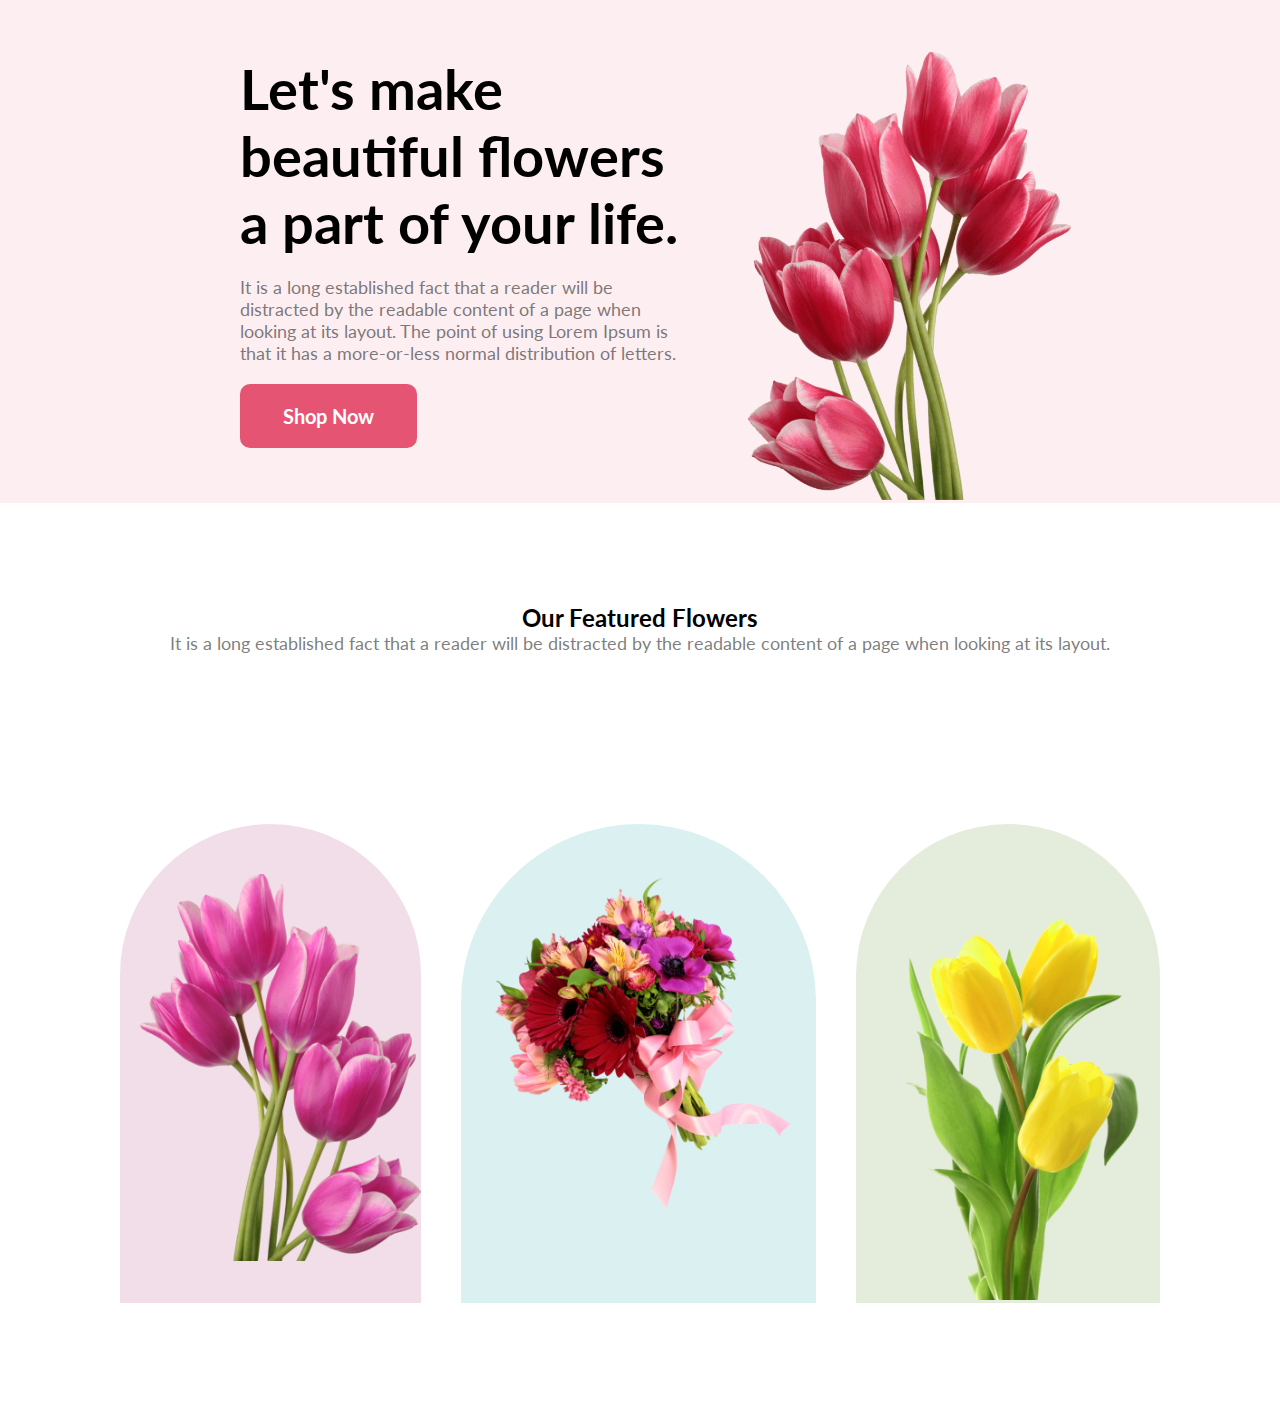
<file: index.html>
<!DOCTYPE html>
<html lang="en">
<head>
    <meta charset="UTF-8">
    <meta name="viewport" content="width=device-width, initial-scale=1.0">
    <title>Flower Shop</title>

    <link rel="preconnect" href="https://fonts.googleapis.com">
    <link rel="preconnect" href="https://fonts.gstatic.com" crossorigin>
    <link href="https://fonts.googleapis.com/css2?family=Lato:wght@400;700&display=swap" rel="stylesheet">
    <link rel="stylesheet" href="style.css">

</head>
<body>
    <header class="header">
        <div class="container">
            <div class="title-cullumn">
                <h1 class="title">Let's make beautiful flowers a part of your life.</h1>
                <p>It is a long established fact that a reader will be distracted by the readable content of a page when looking at its layout. The point of using Lorem Ipsum is that it has a more-or-less normal distribution of letters.</p>
                <a href="#"><button class="btn">Shop Now</button></a>
            </div>
            <div class="image-cullumn">
                <img src="./img/pngwing 10.png" alt="">
            </div>
        </div>
    </header>

    <!-- Feature Section  -->
    <section>
        <div class="feature-container">
            <div class="feature-header">
                <h2>Our Featured Flowers</h2>
                <p>It is a long established fact that a reader will be distracted by the readable content of a page when looking at its layout.</p>
            </div>
        </div>


        <div class="shape-container">
            <div class="shape">
                <img src="./img/pngwing 6.png" alt="">                
            </div>

            <div class="shape green">
                <img src="./img/pngwing 5.png" alt="">               
            </div>
            
            <div class="shape gray">
                <img src="./img/pngwing 7.png" alt="">              
            </div>
        </div>

    </section>
    <script src="/script.js"></script>
</body>
</html>
</file>
<file: style.css>
*{
    margin: 0;
    padding: 0;
    box-sizing: border-box;
    list-style: none;
    font-family: 'Lato', sans-serif;
}
img{
    max-width: 100%;
    height: auto;
}
p{
    color: rgba(39, 39, 39, 0.60);
    font-size: 18px;
}
.header{
    background: rgba(229, 84, 115, 0.10);
}
.container{
    max-width: 1920px;
    max-height: 850px;
    display: flex;
    justify-content: space-between;
    align-items: center;
    margin: 0 auto;
}
.title-cullumn{
    flex-basis: 708px;
    padding-left: 240px;
}

.title{
    font-size: 56px;
    font-weight: 700;
    padding-bottom: 20px;
}
.image-cullumn{
    flex-basis: 635px;
    max-height: 800px;
}

.image-cullumn img{
    height: 500px;
    padding-top: 50px;
    margin-left: 50px;
}

.btn{
    padding: 20px 43px;
    font-weight: bold;
    font-size: 20px;
    color: white;
    background-color: #E55473;
    border: none;
    border-radius: 10px;
    margin-top: 20px;
}

.feature-container{
    max-width: 1920px;
}

.feature-header{
    padding-top: 100px;
    text-align: center;
}
.shape-container{  
    display: flex;
    justify-content: space-between;
    margin: 0 auto;
    margin-top: 50px;
    padding: 100px;
 
}
.shape{
    border-radius: 300px 300px 0px 0px;
    background: rgba(167, 33, 98, 0.15);
    margin: 20px;
}
.shape img{
    max-width: 100%;
    padding-top: 50px;
    padding-left: 20px;
    padding-bottom: 20px;
    padding-bottom: 0;
}
.green{
    background: rgba(5, 151, 160, 0.15);
}
.gray{
    background: rgba(71, 125, 17, 0.15);
}
</file>
